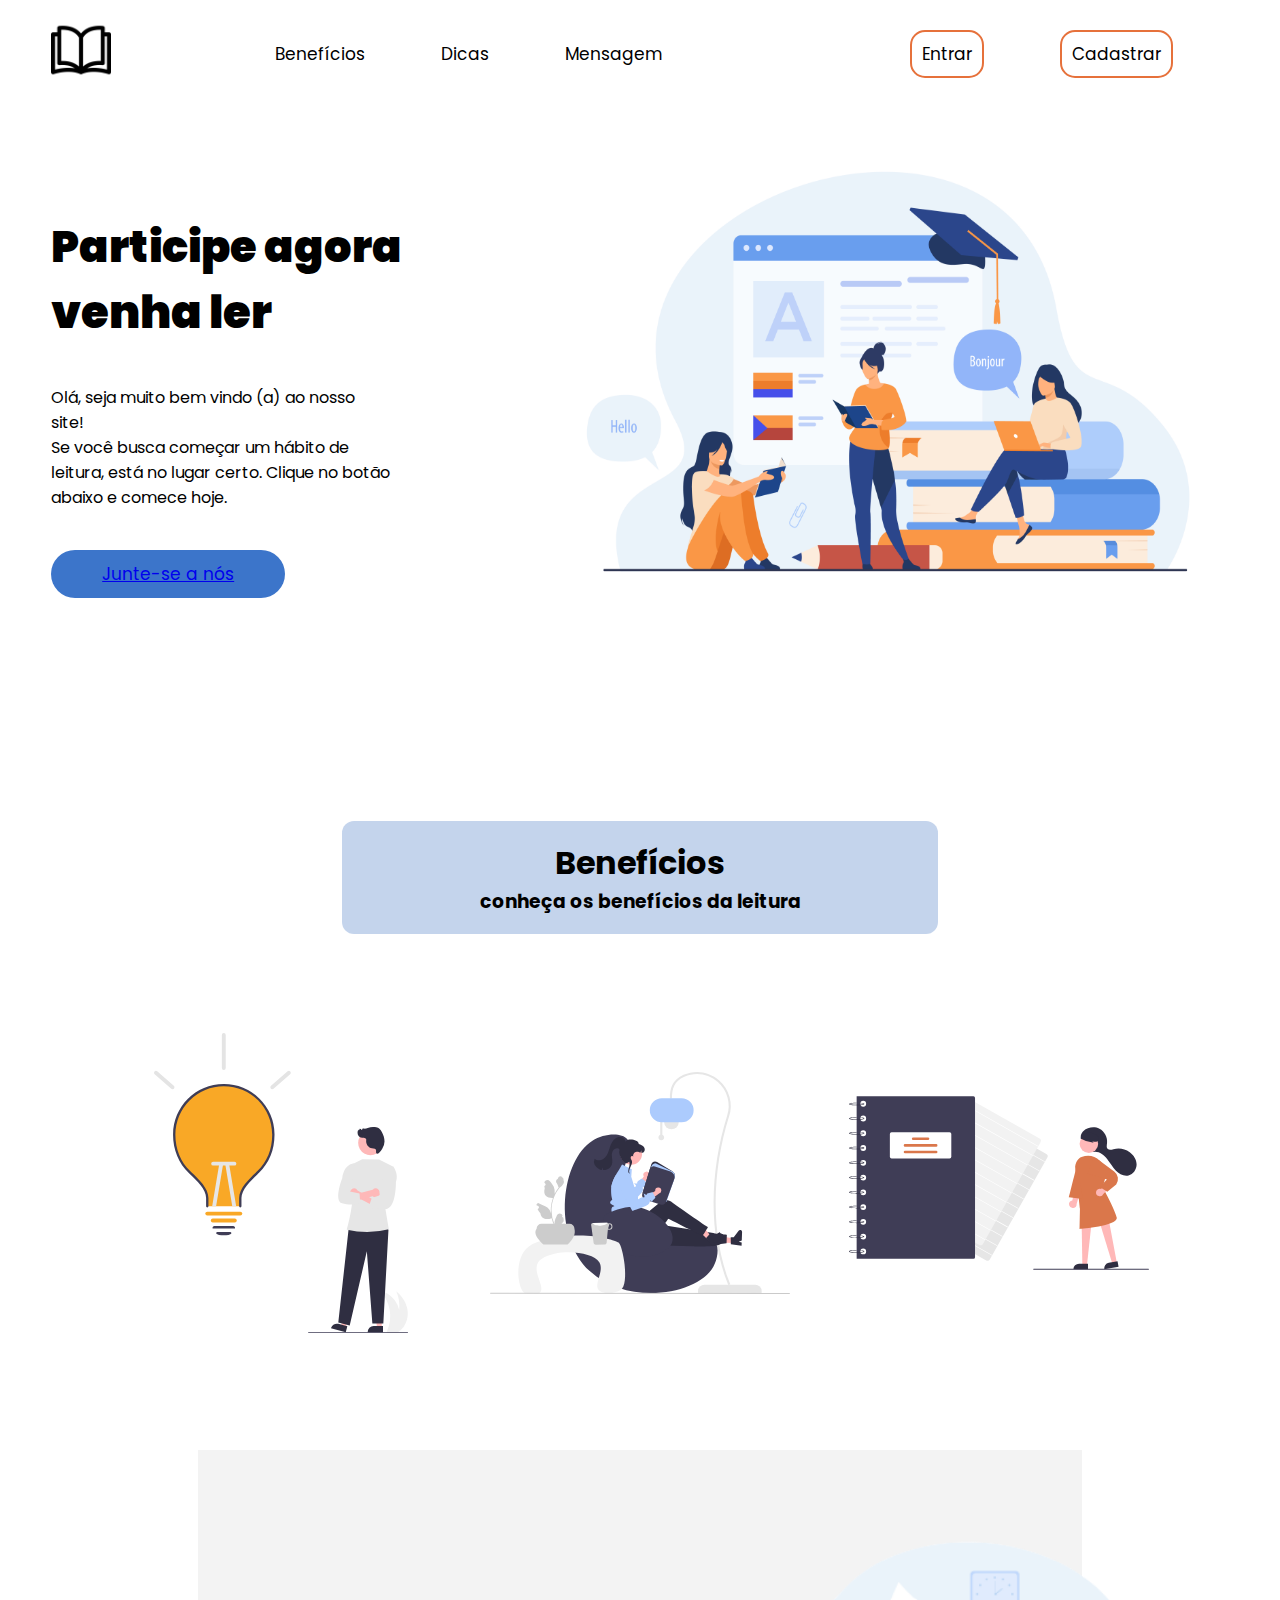
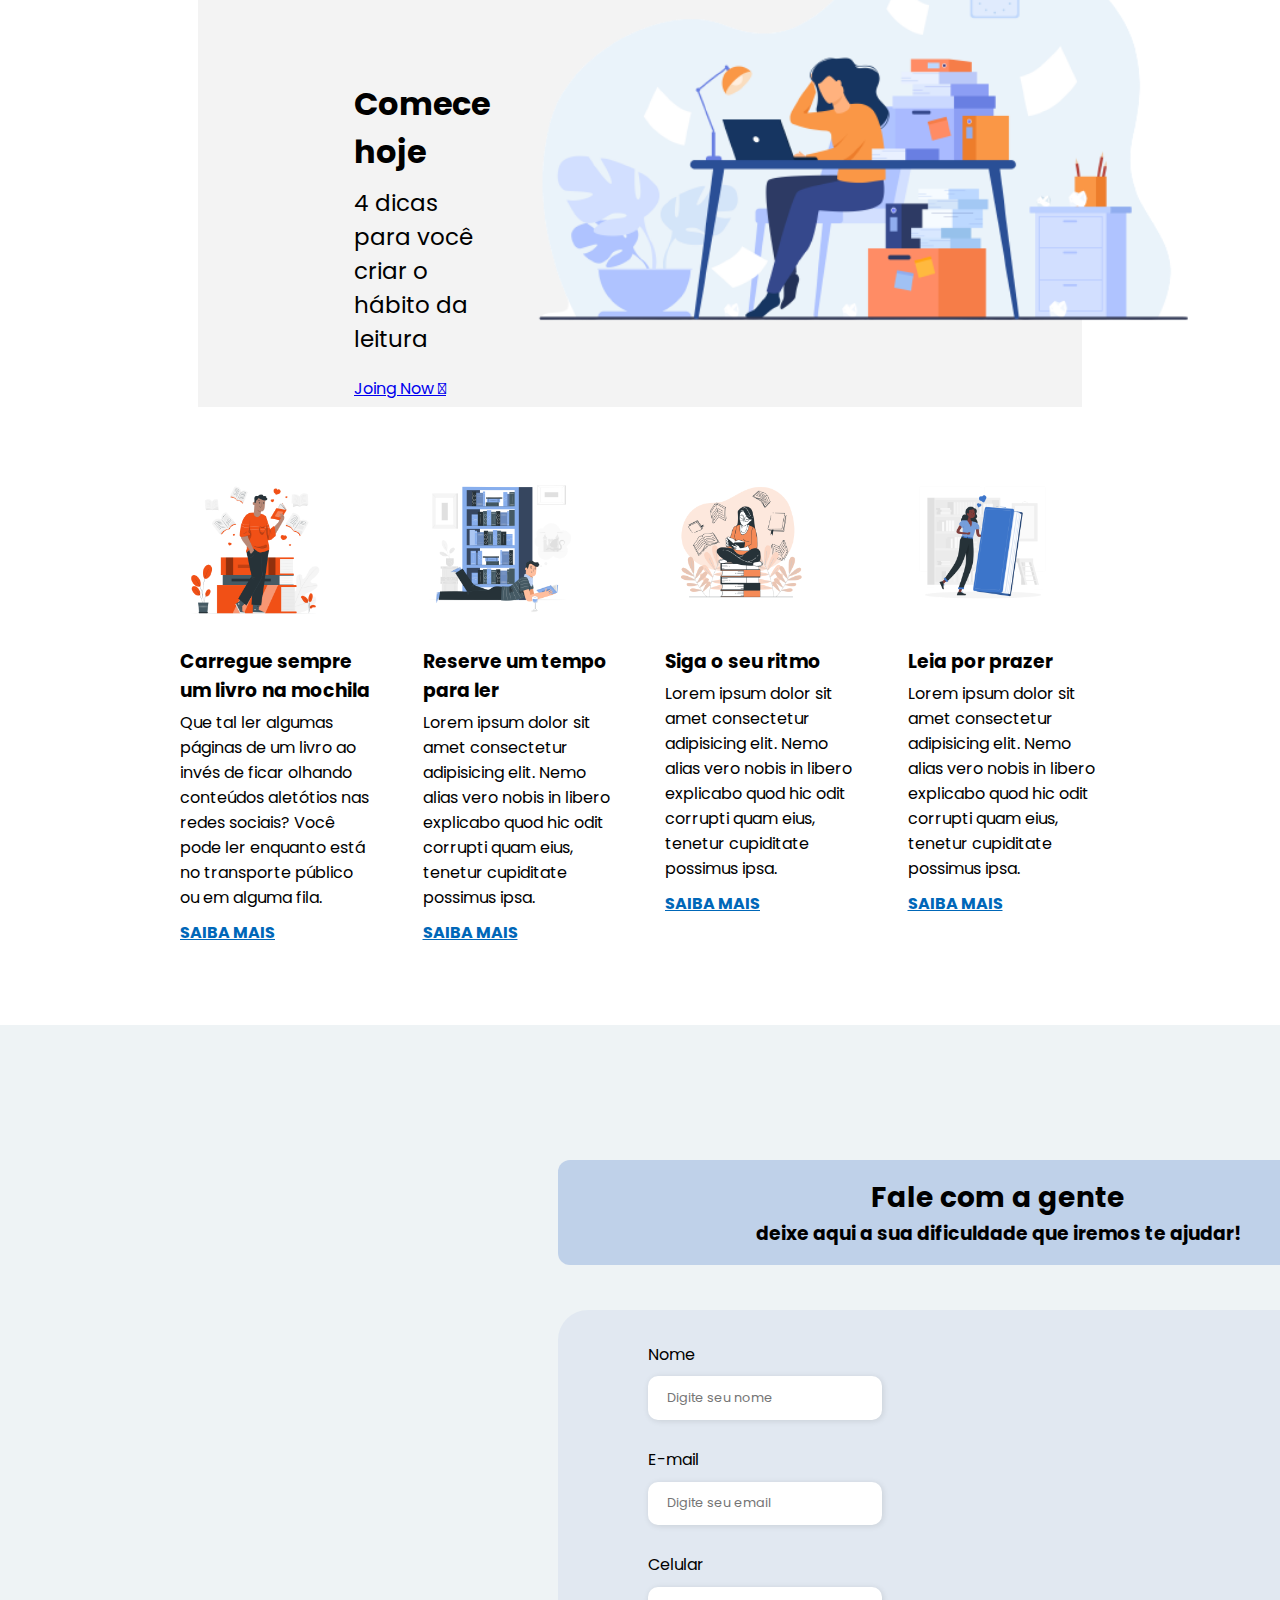
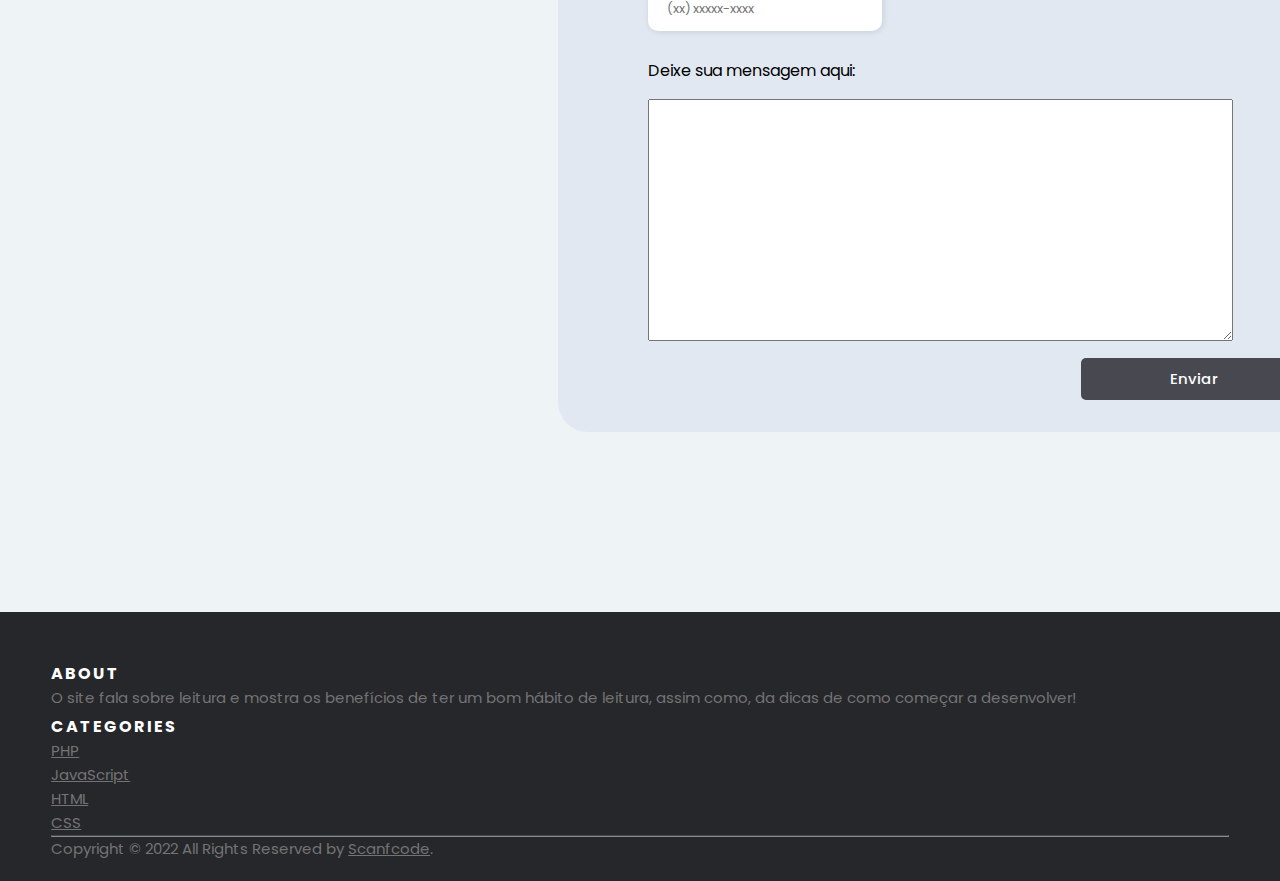
<file: index.html>
<!DOCTYPE html>
<html lang="en">
<head>
    <meta charset="UTF-8">
    <meta http-equiv="X-UA-Compatible" content="IE=edge">
    <meta name="viewport" content="width=device-width, initial-scale=1.0">
    <title>Landing Page</title>
    <link rel="stylesheet" href="https://cdnjs.cloudflare.com/ajax/libs/font-awesome/4.7.0/css/font-awesome.min.css">
    <link rel="stylesheet" href="style.css">
</head>
<body>
    <!-- Início -->
    <div class="parte-1">
        <div class="container">
            <div class="nav">
                <nav>
                    <div class="logo">
                        <a href=""><img src="img/logo.png" width="100%"></a>
                    </div>
                    <ul class="lado-esquerdo">
                        <li><a href="#beneficios">Benefícios</a></li>
                        <li><a href="#dica">Dicas</a></li>
                        <li><a href="#mensagem">Mensagem</a></li>
                    </ul>       
                    <ul class="lado-direito">
                        <li><a href="login.html" id="login">Entrar</a></li>
                        <li><a href="cadastro.html" id="cadastro">Cadastrar</a></li>
                    </ul>
                </nav>
            </div>
            
            <main>
                <div class="main-txt">
                    <h1><b>Participe agora</b><strong>venha ler</strong></h1>
                    <p>
                        Olá, seja muito bem vindo (a) ao nosso site!
                        <br>
                        Se você busca começar um hábito de leitura, está no lugar certo. Clique no botão abaixo e comece hoje.
                    </p>
                    <button class="cadastro"><a href="cadastro.html">Junte-se a nós</a></button>
                </div>
                <div class="main-img">
                    <img src="img/inicio.jpg">
                </div>
            </main>
        </div>
    </div>

    <!--Benefícios-->
    <section class="beneficios" id="beneficio">
        <div class="titulos">
            <h1>Benefícios</h1>
        <h3>conheça os benefícios da leitura</h3>
        </div>
        <ul class="box-card">
            <li class="flip-card">
                <div class="flip-card-inner">
                  <div class="flip-card-front">
                    <img src="img/criatividade.svg" alt="criativo" style="width:300px;height:300px;">
                  </div>
                  <div class="flip-card-back">
                    <h1>Estimula a <br> Criatividade</h1> 
                    <br>
                    <p>Além de absorver conhecimento, a leitura aprimora o pensamento crítico, estimula a criatividade e ainda previne contra doenças degenerativas.</p> 
                  </div>
                </div>
              </div>
            </li>
            
            <li class="flip-card">
                <div class="flip-card-inner">
                    <div class="flip-card-front">
                        <img src="img/concentracao.svg" alt="concentraçao" style="width: 300px; height: 300px;">
                    </div>
                    <div class="flip-card-back">
                        <h1>Melhora a Concentração</h1> 
                        <br>
                        <p>Ler é um excelente treino de atenção e um recurso eficaz para aprender a se concentrar.</p> 
                    </div>
                </div>
            </li>
            <li class="flip-card">
                <div class="flip-card-inner">
                    <div class="flip-card-front">
                        <img src="img/vocabulario.svg" alt="vocabulário" style="width: 300px; height: 300px;">
                    </div>
                    <div class="flip-card-back">
                        <h1>Amplia o Vocabulário</h1> 
                        <br>
                        <p>A leitura ajuda a criar um bom vocabulário, ajuda na expressão e a escrever as palavras corretamente.</p> 
                    </div>
                </div>
            </li>
        </ul>
    </section>

    <!--DICAS-->
    <section class="dicas" id="dica">
        <div class="content">
            <h2>Comece hoje</h2>
            <p>4 dicas para você criar o hábito da leitura</p>
            <a href="#" class="btn"> Joing Now <i class="fas fa-chevron-right"></i></a>
        </div>
        <div class="content-img">
            <img src="img/dicas-img.png" width="730px">
        </div>
    </section>
    <!--DICAS - CARDS-->
    <section class="grupo-cards">
        <div class="card-1">
            <img src="img/dica-1.png" alt="imagem-1">
            <h3>Carregue sempre um livro na mochila</h3>
            <p>
                Que tal ler algumas páginas de um livro ao invés de ficar olhando conteúdos aletótios nas redes sociais? Você pode ler enquanto está no transporte público ou em alguma fila.
            </p>
            <a href="#">Saiba mais </a>
        </div>
        <div class="card-2">
            <img src="img/dica-2.png" alt="imagem-2">
            <h3>Reserve um tempo para ler</h3>
            <p>
                Lorem ipsum dolor sit amet consectetur adipisicing elit. Nemo alias vero nobis in libero explicabo quod hic odit corrupti quam eius, tenetur cupiditate possimus ipsa.
            </p>
            <a href="#">Saiba mais </a>
        </div>
        <div class="card-3">
            <img src="img/dica-3.png" alt="imagem-3">
            <h3>Siga o seu ritmo</h3>
            <p>
                Lorem ipsum dolor sit amet consectetur adipisicing elit. Nemo alias vero nobis in libero explicabo quod hic odit corrupti quam eius, tenetur cupiditate possimus ipsa.
            </p>
            <a href="#">Saiba mais </a>
        </div>
        <div class="card-4">
            <img src="img/dica-4.png" alt="imagem-4">
            <h3>Leia por prazer</h3>
            <p>
                Lorem ipsum dolor sit amet consectetur adipisicing elit. Nemo alias vero nobis in libero explicabo quod hic odit corrupti quam eius, tenetur cupiditate possimus ipsa.
            </p>
            <a href="#">Saiba mais </a>
        </div>
    </section>
    <!--FORMULARIO-->
    <div class="formulario" id="mensagem">
        <div class="caixa">
            <div class="titulo-form">
                <h1>Fale com a gente</h1>
                <h3>deixe aqui a sua dificuldade que iremos te ajudar! </h3>
            </div>
            <div class="input-grupo">
                <div class="grupo-1">
                    <div class="input-box">
                        <label for="firstname">Nome</label>
                        <input type="text" id="nome" placeholder="Digite seu nome">
                    </div>
                    
                    <div class="input-box">
                        <label for="email">E-mail</label>
                        <input type="email" id="email" placeholder="Digite seu email">
                    </div>
                    <div class="input-box">
                        <label for="tel">Celular</label>
                        <input type="tel" id="numero" placeholder="(xx) xxxxx-xxxx">
                    </div>
                </div>
                <div class="gupo-2">
                    <div class="input-box">
                        <label for="mensagem" class="label-txt-area">Deixe sua mensagem aqui:</label>
                        <textarea name="mensagem" id="mensagem" cols="50" rows="12"></textarea>
                    </div>
                </div>  
                <div class="input-botao">
                    <button><a>Enviar</a></button>
                </div>
            </div>
            
        </div>
    </div>

    <!--RODAPÉ-->
    <footer class="site-footer">
        <div class="container">
          <div class="row">
            <div class="col-sm-12 col-md-6">
              <h6>About</h6>
              <p class="text-justify">O site fala sobre leitura e mostra os benefícios de ter um bom hábito de leitura, assim como, da dicas de como começar a desenvolver!</p>
            </div>
  
            <div class="col-xs-6 col-md-3">
              <h6>Categories</h6>
              <ul class="footer-links">
                <li><a href="#">PHP</a></li>
                <li><a href="#">JavaScript</a></li>
                <li><a href="#">HTML</a></li>
                <li><a href="#">CSS</a></li>
              </ul>
            </div>
          </div>
          <hr>
        </div>
        <div class="container">
          <div class="row">
            <div class="col-md-8 col-sm-6 col-xs-12">
              <p class="copyright-text">Copyright &copy; 2022 All Rights Reserved by 
           <a href="#">Scanfcode</a>.
              </p>
            </div>

          </div>
        </div>
  </footer>
        
</body>
</html>
</file>
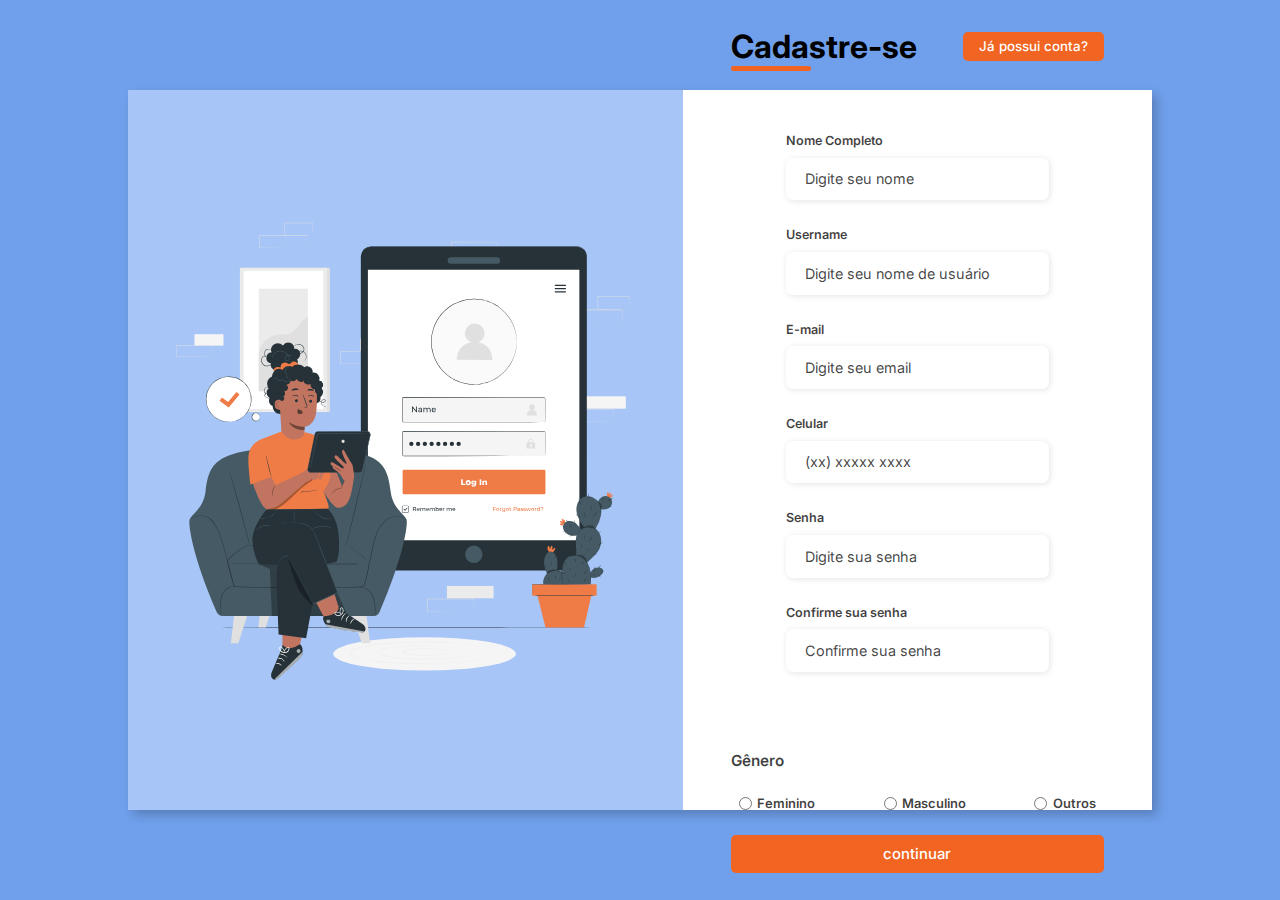
<file: cadastro.html>
<!DOCTYPE html>
<html lang="en">
<head>
    <meta charset="UTF-8">
    <meta http-equiv="X-UA-Compatible" content="IE=edge">
    <meta name="viewport" content="width=device-width, initial-scale=1.0">
    <link rel="stylesheet" href="cadastro.css">
    <link rel="stylesheet" href="cadastro.js">
    <title>Cadastro</title>
</head>
<body>
    <div class="container">
        <div class="form-img">
            <img src="img/cadastro.svg" alt="">
        </div>
        <div class="form">
            <form action="#" >
                <div class="form-header">
                    <div class="titulo">
                        <h1>Cadastre-se</h1>
                    </div>
                    <div class="botao-login">
                        <button><a href="login.html">Já possui conta?</a></button>
                    </div>
                </div>

                <div class="input-grupo">
                    <div class="input-box">
                        <label for="firstname">Nome Completo</label>
                        <input type="text" name="nome" id="nome" placeholder="Digite seu nome" required oninput="validarNome()">
                    </div>
                    <div class="input-box">
                        <label for="username">Username</label>
                        <input type="text" name="username" id="username" placeholder="Digite seu nome de usuário" required oninput="validarUsername()">
                    </div>
                    <div class="input-box">
                        <label for="email">E-mail</label>
                        <input type="email" name="email" id="email" placeholder="Digite seu email" required oninput="validarEmail()">
                    </div>
                    <div class="input-box">
                        <label for="numero">Celular</label>
                        <input type="tel" name="numero" id="numero" placeholder="(xx) xxxxx xxxx" oninput="validarNumero()">
                    </div>
                    <div class="input-box">
                        <label for="senha">Senha</label>
                        <input type="password" name="senha" id="senha" placeholder="Digite sua senha" required oninput="compararSenha()">
                    </div>
                    <div class="input-box">
                        <label for="confirmsenha">Confirme sua senha</label>
                        <input type="password" name="senha2" id="senha2" placeholder="Confirme sua senha" required oninput="compararSenha()">
                    </div>
                </div>

                <div class="gender-inputs">
                    <div class="gender-titulo">
                        <h6>Gênero</h6>
                    </div>

                    <div class="gender-grupo">
                        <div class="gender-input">
                            <input id="female" type="radio" name="gender" required>
                            <label for="female">Feminino</label>
                        </div>

                        <div class="gender-input">
                            <input id="male" type="radio" name="gender" required>
                            <label for="male">Masculino</label>
                        </div>

                        <div class="gender-input">
                            <input id="others" type="radio" name="gender">
                            <label for="others">Outros</label>
                        </div>
                    </div>
                </div>
                <div class="continue-botao">
                    <button name="submit" id="submit"> <a href="login.html" onclick="continuar()"> continuar </a></button>
                </div>
            </form>
        </div>
    </div>
    <script src="cadastro.js"></script>
</body>
</html>
</file>
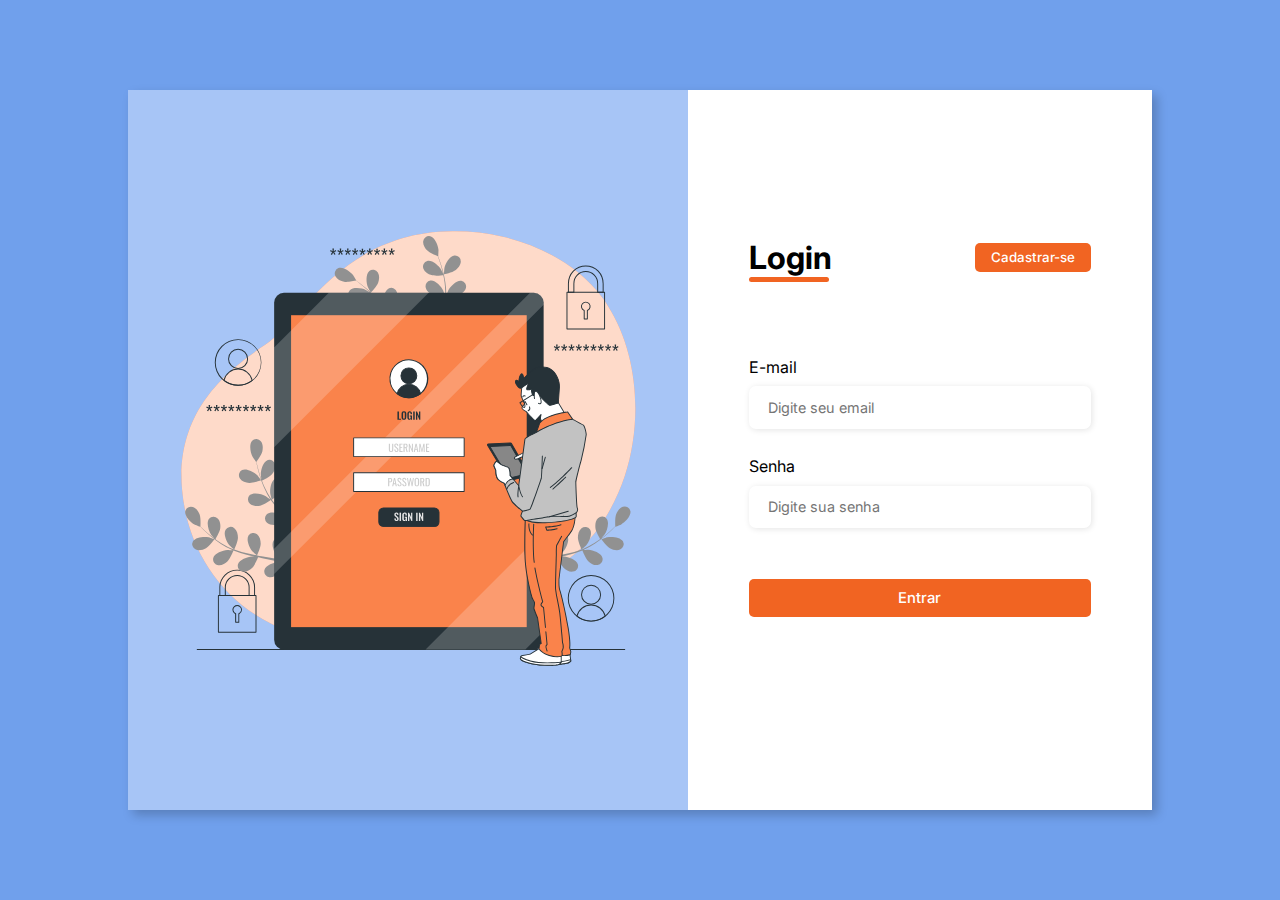
<file: login.html>
<!DOCTYPE html>
<html lang="en">
<head>
    <meta charset="UTF-8">
    <meta http-equiv="X-UA-Compatible" content="IE=edge">
    <meta name="viewport" content="width=device-width, initial-scale=1.0">
    <link rel="stylesheet" href="login.css">
    <title>Document</title>
</head>
<body>
        <div class="container">
            <div class="form-img">
                <img src="img/login.svg">
            </div>
            <div class="form">
                <form action="#">
                    <div class="form-header">
                        <div class="titulo">
                            <h1>Login</h1>
                        </div>
                        <div class="botao-login">
                            <button><a href="cadastro.html">Cadastrar-se</a></button>
                        </div>
                    </div>
                        <div class="input-box">
                            <label for="email">E-mail</label>
                            <input type="email" id="email" placeholder="Digite seu email" required>
                        </div>
                        <div class="input-box">
                            <label for="senha">Senha</label>
                            <input type="password" id="senha" placeholder="Digite sua senha" required>
                        </div>
                        <div class="continue-botao">
                            <button onclick="entrar()"><a>Entrar</a></button>
                        </div>
                    </div>      
                </form>
            </div>
        </div>
        <script>

            function entrar() {
                window.location.href = "principal.html"
            }
            
        </script>
    </body>
</body>
</html>
</file>
<file: style.css>
@import url('https://fonts.googleapis.com/css2?family=Poppins:wght@200;300;400;500;600&display=swap');
*{
    margin: 0;
    padding: 0;
    box-sizing: border-box;
    font-family: 'Poppins', sans-serif;;
}


.container{
    max-width: 1300px;
    margin: 0 auto;
    padding: 0 4%;
}

nav{
    padding-top: 20px;
    display: flex;
    align-items: center;
    justify-content: space-between;

}

nav .logo{
    width: 60px;
}

/*alinhando na horizontal*/
nav ul{
    list-style: none;
    display: flex;
    align-items: center;
}

nav ul li{
    padding: 20px;
    margin-right: 4vh;
}

.lado-esquerdo{
    margin-right: 3vh;
}

/*Fonte, tamanho e cor das letras da barra*/
nav ul li a{
    color: #000;
    text-decoration: none;
    font-size: 17px;
}

.cadastro a:visited{
    color: #fff;
}

.lado-esquerdo a:hover{
  color: #f56d2f;
  transition: 0.3s all;
}

#login, 
#cadastro{
  border: 2px solid #e6713b;
  padding: 10px;
  border-radius: 15px;
}

#login:hover{
  color: #f56d2f;
}

#cadastro:hover{
  color: #f56d2f;
}

/*Colocando o texto para um lado e a imagem para o outro*/
main{
    display: flex;
    margin-top: 20px;
}

/*ajustando o texto*/
main .main-txt{
    width: 50%;
    align-items: center;
    padding-top: 12vh;
}

/*Editando apenas o "Participe agora"*/
main .main-txt h1{
    font-size: 2.7rem;
    color: #000;
}

/*Editando o "venha ler"*/
main .main-txt h1 strong{
    display: block;
    font-size: 5vh;
    color: #000;
    padding-bottom: 2vh;
}

main .main-txt p{
    color: #000;
    margin: 20px 0 40px;
    width: 90%;
}

/*Editando botão de cadastro*/
main .main-txt button{
    background-color: #3c75ca;
    color: #fff;
    border-radius: 30px;
    padding: 10px 50px;
    outline: none;
    border: none;
    cursor: pointer;
    font-size: 17px;
    border: 1px solid transparent;
    transition: all 0.5s;
}

/*Editando o efeito do botão ao passar o mouse*/
main .main-txt button:hover{
    transform: scale(0.9);
}

/*Mexendo na imagem*/
main .main-img img{
    height: 500px;
    width: 800px;
    padding-left: 15%;
    padding-top: 5%;
}

/*PARTE BENEFICIOS*/
.beneficios{
    margin-top: 18vh;
    padding-top: 5vh;
    padding-bottom: 5vh;
    margin-right: 8vh;
    margin-left: 8vh;
    text-align: center;
    /*border: #373e42 ridge 2px;*/
}

.titulos{
    background-color: #adc3e4b7;
    margin-left: 30vh;
    margin-right: 30vh;
    border-radius: 12px;
    padding: 2vh 2vh;
    margin-bottom: 11vh;
}

.box-card{
    display: flex;
    margin-top: 5vh;
    justify-content: space-evenly;
    list-style-type: none;
}
.flip-card {
    display: flex;
    width: 300px;
    height: 300px;
    perspective: 1000px;
  }
  
  .flip-card-inner {
    position: relative;
    width: 100%;
    height: 100%;
    text-align: center;
    transition: transform 0.6s;
    transform-style: preserve-3d;
    
  }
  
  .flip-card:hover .flip-card-inner {
    transform: rotateY(180deg);
  }
  
  .flip-card-front, .flip-card-back {
    position: absolute;
    width: 100%;
    height: 100%;
    -webkit-backface-visibility: hidden;
    backface-visibility: hidden;
  }
  
  .flip-card-front {
    background-color: #fff;
    color: black;
  }
  
  .flip-card-back {
    background-color: #373e42;
    color: white;
    transform: rotateY(180deg);
    padding-top: 2vh;
  }

  /*DICAS*/
  .dicas{
    padding-left: 14vh;
    display: flex;
    background: rgba(211, 211, 211, 0.274);

    margin: 8vh 22vh 7vh 22vh;
  }

  .content-img{
    padding-bottom: 2vh;
    margin-top: 5vh;
  }

  .content{
    width: 40%;
    padding: 50px 0 0 30px;
    margin-top: 20vh;
  }

  .dicas h2{
    font-size: 32px;
  }

  .dicas p{
    margin: 10px 0 20px;
    font-size: 23px;
  }

  /*CARDS*/
  .grupo-cards{
    display: grid;
    grid-template-columns: repeat(4,1fr);
    grid-gap: 50px;
    margin-bottom:80px;
    margin-left: 20vh;
    margin-right: 20vh;
  }

  .grupo-cards img{
    width: 150px;
    margin-bottom: 20px;
  }

  .grupo-cards h3{
    margin-bottom: 5px;
  }

  .grupo-cards a{
    display: inline-block;
    padding-top: 10px;
    color: #0067b8;
    text-transform: uppercase;
    font-weight: bold;
  }

  .grupo-cards a:hover i{
    margin-left: 10px;
  }

/*FORMULARIO*/
.formulario{
  padding-top: 15vh;
  padding-bottom: 20vh;
  background-color: rgba(228, 236, 240, 0.644);
}

.titulo-form{
background-color: #adc3e4b7;
text-align: center;
border-radius: 12px;
margin-bottom: 5vh;
padding: 17px;
padding-left: 8vh;
padding-right: 8vh;
}

.titulo-form h1{
  font-size: 28px;
}

div .caixa{
  width: 880px;
  align-items: center;
  margin-left: 62vh;
}

div .caixa p{
  padding-bottom: 3vh;
}

.input-grupo{
  display: flex;
  flex-wrap: wrap;
  padding: 2rem 0;
  background-color: #b4c7e43b;
  border-radius: 30px;
  margin-top: 5vh;
}

.input-box{
  display: flex;
  flex-direction: column;
  margin-bottom: 1.1rem;
  padding-right: 5vh;
  padding-left: 10vh;
}

.input-box input {
  margin: 0.6rem 0;
  padding: 0.8rem 1.2rem;
  border: none;
  border-radius: 10px;
  box-shadow: 1px 1px 6px #0000001c;
  font-size: 0.8rem;
  width: 26vh;
}

.label-txt-area{
margin-bottom: 1rem;
font-size: 12px bold;
}

.input-box input:hover {
  background-color: #eeeeee75;
}

.input-botao{
  padding-left: 38%;
}

.input-botao button{
  background-color: #3e3e47f1;
  width: 25vh;
  border: none;
  
  padding: 0.62rem;
  border-radius: 5px;
  cursor: pointer;
  margin-left: 21vh;
}

.input-botao button:hover {
  
  background-color: #5c5c648e;
}

.input-botao button a {
  text-decoration: none;
  font-size: 0.93rem;
  font-weight: 500;
  color: #fff;
}


.site-footer
{
background-color:#26272b;
padding:45px 0 20px;
font-size:15px;
line-height:24px;
color:#737373;
}
.site-footer hr
{
border-top-color:#bbb;
opacity:0.5
}
.site-footer hr.small
{
margin:20px 0
}
.site-footer h6
{
color:#fff;
font-size:16px;
text-transform:uppercase;
margin-top:5px;
letter-spacing:2px
}
.site-footer a
{
color:#737373;
}
.site-footer a:hover
{
color:#3366cc;
text-decoration:none;
}
.footer-links
{
padding-left:0;
list-style:none
}
.footer-links li
{
display:block
}
.footer-links a
{
color:#737373
}
.footer-links a:active,.footer-links a:focus,.footer-links a:hover
{
color:#3366cc;
text-decoration:none;
}
.footer-links.inline li
{
display:inline-block
}

.copyright-text
{
margin:0
}
</file>
<file: cadastro.css>
@import url('https://fonts.googleapis.com/css2?family=Inter:wght@200;300;400;500&family=Open+Sans:wght@300;400;500;600&display=swap');

* {
    padding: 0;
    margin: 0;
    box-sizing: border-box;
    font-family: 'Inter', sans-serif;
}

body {
    width: 100%;
    height: 100vh;
    display: flex;
    justify-content: center;
    align-items: center;
    background: #70A0EC;
}

.container {
    width: 80%;
    height: 80vh;
    display: flex;
    box-shadow: 5px 5px 10px rgba(0, 0, 0, 0.212);
}

.form-img{
    width: 60%;
    display: flex;
    justify-content: center;
    align-items: center;
    background-color: #b2cdf8d5;
    padding: 1rem;
}

.form-img img{
    width: 30rem;
}

.form{
    width: 50%;
    display: flex;
    flex-direction: column;
    justify-content: center;
    align-items: center;
    background-color: #fff;
    padding: 3rem;
}

.form-header {
    margin-bottom: 3.2rem;
    display: flex;
    justify-content: space-between;
}

.botao-login{
    display: flex;
    align-items: center;
}

.botao-login button{
    border: none;
    background-color: #F16422;
    padding: 0.4rem 1rem;
    border-radius: 5px;
    cursor: pointer;
}

.botao-login button:hover{
    background-color: #FA834B;
}

.botao-login button a{
    text-decoration: none;
    font-weight: 500;
    color: #fff;
}

.form-header h1::after {
    content: '';
    display: block;
    width: 5rem;
    height: 0.3rem;
    background-color: #F16422;
    margin: 0 auto;
    position: absolute;
    border-radius: 10px;
}

.input-grupo{
    display: flex;
    flex-wrap: wrap;
    justify-content: space-evenly;
    padding: 1rem 0;
}

.input-box{
    display: flex;
    flex-direction: column;
    margin-bottom: 1.1rem;
}

.input-box input {
    margin: 0.6rem 0;
    padding: 0.8rem 1.2rem;
    border: none;
    border-radius: 7px;
    box-shadow: 1px 1px 6px #0000001c;
    font-size: 0.9rem;
}

.input-box input:hover {
    background-color: #fcb29067;
}

.input-box input:focus-visible {
    outline: 1px solid #FA834B;
}
div .gender-inputs{
    padding-top: 4vh;
}

.input-box label,
.gender-titulo h6 {
    font-size: 1.4vh;
    font-weight: 600;
    color: #000000c0;
}

.gender-titulo h6{
    padding-bottom: 1.7vh;
    font-size: 1.7vh;
}
    


.input-box input::placeholder {
    color: #000000be;
}

.gender-grupo{
    display: flex;
    justify-content: space-between;
    margin-top: 0.62rem;
    padding: 0 .5rem;
}

.gender-input {
    display: flex;
    align-items: center;
}

.gender-input input {
    margin-right: 0.35rem;
}

.gender-input label {
    font-size: 0.81rem;
    font-weight: 600;
    color: #000000c0;
}

.continue-botao button{
    width: 100%;
    margin-top: 1.5rem;
    border: none;
    background-color: #F16422;
    padding: 0.62rem;
    border-radius: 5px;
    cursor: pointer;
}

.continue-botao button:hover {
    background-color: #FA834B;
}

.continue-botao button a {
    text-decoration: none;
    font-size: 0.93rem;
    font-weight: 500;
    color: #fff;
}
</file>
<file: login.css>
@import url('https://fonts.googleapis.com/css2?family=Inter:wght@200;300;400;500&family=Open+Sans:wght@300;400;500;600&display=swap');

* {
    padding: 0;
    margin: 0;
    box-sizing: border-box;
    font-family: 'Inter', sans-serif;
}

body {
    width: 100%;
    height: 100vh;
    display: flex;
    justify-content: center;
    align-items: center;
    background: #70A0EC;
}

.container {
    width: 80%;
    height: 80vh;
    display: flex;
    box-shadow: 5px 5px 10px rgba(0, 0, 0, 0.212);
}

.form-img{
    width: 60%;
    display: flex;
    justify-content: center;
    align-items: center;
    background-color: #b2cdf8d5;
    padding: 1rem;
}

.form-img img{
    width: 30rem;
}

.form{
    width: 50%;
    display: flex;
    flex-direction: column;
    justify-content: center;
    align-items: center;
    background-color: #fff;
    padding-bottom: 5vh;
}

.form-header {
    margin-bottom: 5rem;
    display: flex;
    justify-content: space-between;
}

.botao-login{
    display: flex;
    align-items: center;
    margin-left: 8vh;
    font-size: 18px;
}

.botao-login button{
    border: none;
    background-color: #F16422;
    padding: 0.4rem 1rem;
    border-radius: 5px;
    cursor: pointer;
}

.botao-login button:hover{
    background-color: #FA834B;
}

.botao-login button a{
    text-decoration: none;
    font-weight: 500;
    color: #fff;
}

.form-header h1::after {
    content: '';
    display: block;
    width: 5rem;
    height: 0.3rem;
    background-color: #F16422;
    margin: 0 auto;
    position: absolute;
    border-radius: 10px;
}
input{
    width: 38vh;
}

.input-grupo{
    display: flex;
    flex-wrap: wrap;
    justify-content: space-evenly;
    padding: 1rem 0;
}

.input-box{
    display: flex;
    flex-direction: column;
    margin-bottom: 1.1rem;
}

.input-box input {
    margin: 0.6rem 0;
    padding: 0.8rem 1.2rem;
    border: none;
    border-radius: 7px;
    box-shadow: 1px 1px 6px #0000001c;
    font-size: 0.9rem;
}

.input-box input:hover {
    background-color: #f0946967;
}

.input-box input:focus-visible {
    outline: 1px solid #702704d5;
}

.continue-botao button{
    width: 100%;
    margin-top: 1.5rem;
    border: none;
    background-color: #F16422;
    padding: 0.62rem;
    border-radius: 5px;
    cursor: pointer;
}

.continue-botao button:hover {
    background-color: #FA834B;
    align-items: center;
}

.continue-botao button a {
    text-decoration: none;
    font-size: 0.93rem;
    font-weight: 500;
    color: #fff;
    align-items: center;
}
</file>
